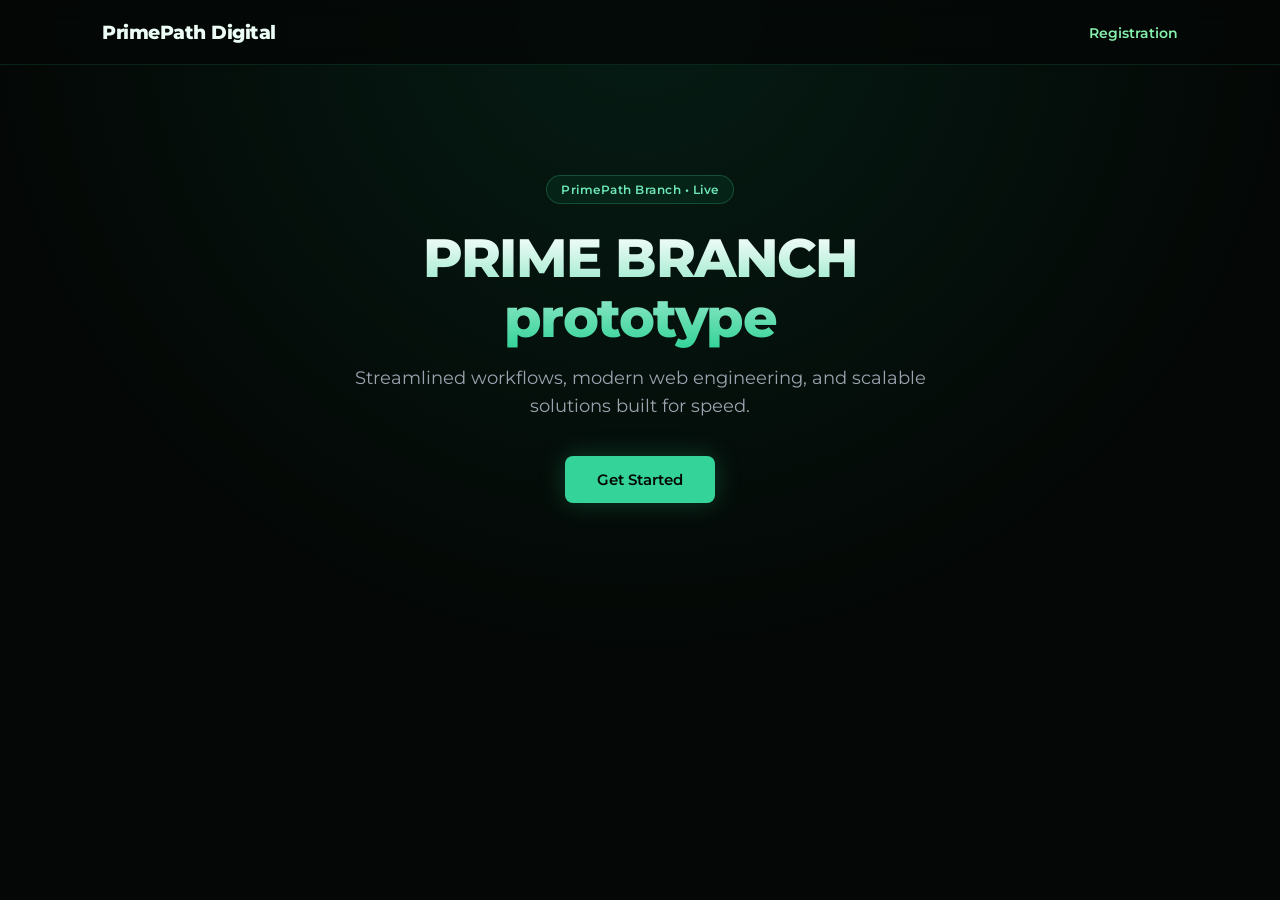
<file: primepath_registration_prototype/index.html>
<!DOCTYPE html>
<html lang="en">
<head>
    <meta charset="UTF-8">
    <meta name="viewport" content="width=device-width, initial-scale=1.0">
    <title>PrimePath Branch</title>
    <link href="https://fonts.googleapis.com/css2?family=Montserrat:wght@400;600;800&display=swap" rel="stylesheet">    
    <link rel="stylesheet" href="style.css">
</head>
<body>
    <header class="navbar">
        <div class="brand-name">PrimePath Digital</div>
        <nav>
            <a href="registration.html" class="nav-link">Registration</a>
        </nav>
    </header>
    <main class="hero">
        <div class="badge">PrimePath Branch • Live</div>
        <h1>PRIME BRANCH prototype</h1>
        <p>Streamlined workflows, modern web engineering, and scalable solutions built for speed.</p>
        <a href="registration.html" class="cta-btn">Get Started</a>
    </main>
</body>
</html>
</file>
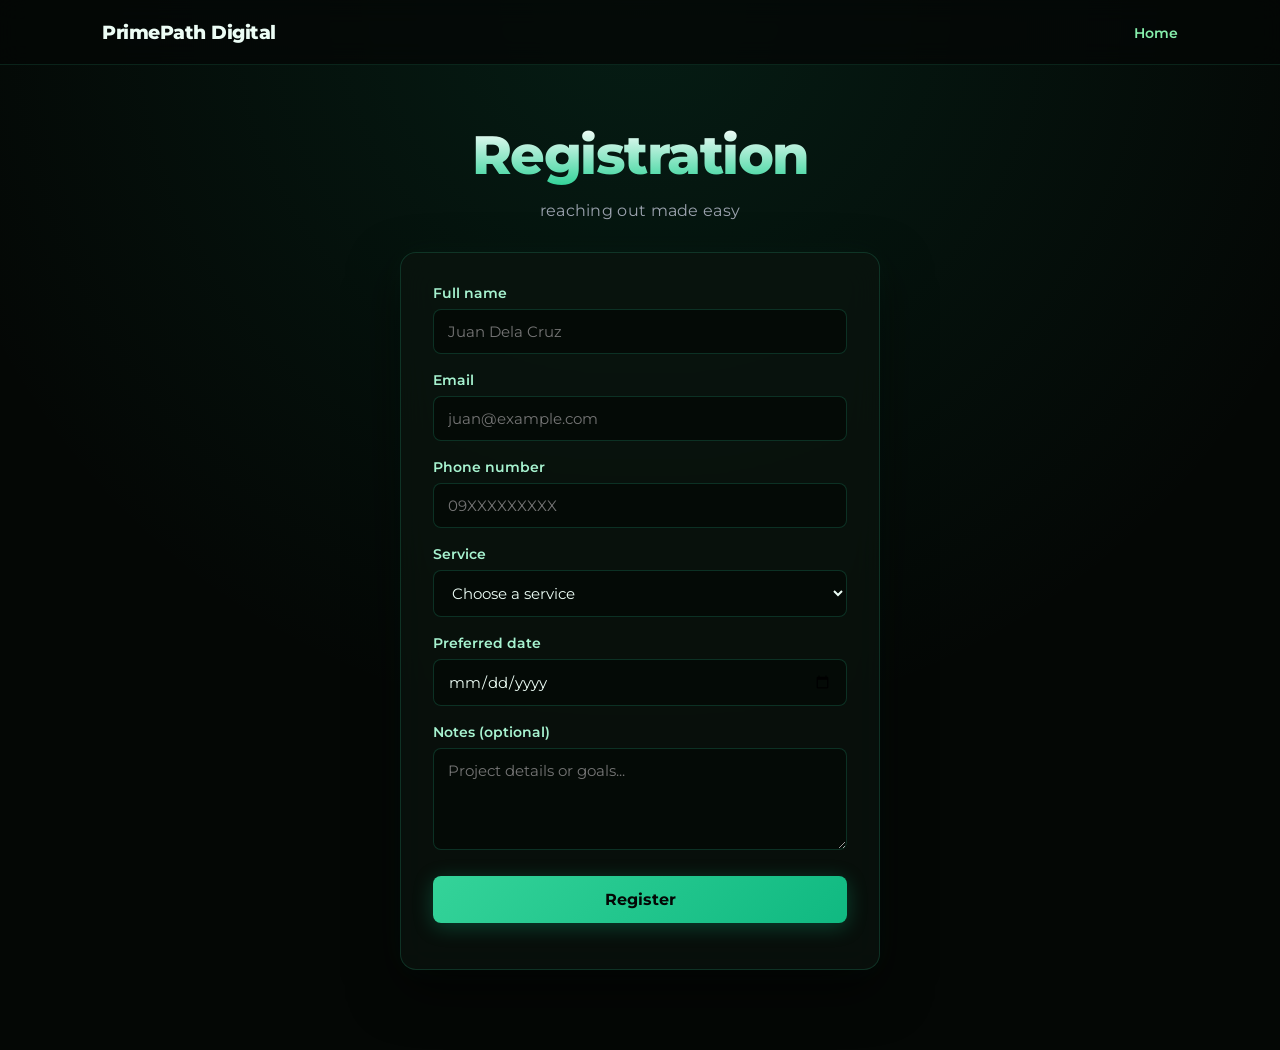
<file: primepath_registration_prototype/registration.html>
<!DOCTYPE html>
<html lang="en">
<head>
    <meta charset="UTF-8">
    <meta name="viewport" content="width=device-width, initial-scale=1.0">
    <title>Registration | PrimePath Branch</title>
    <link href="https://fonts.googleapis.com/css2?family=Montserrat:wght@400;600;800&display=swap" rel="stylesheet">
    <link rel="stylesheet" href="style.css">
</head>
<body>
    <header class="navbar">
        <div class="brand-name">PrimePath Digital</div>
        <nav>
            <a href="index.html" class="nav-link">Home</a>
        </nav>
    </header>
    <main class="reg-wrapper">
        <div class="reg-header">
            <h1>Registration</h1>
            <p class="reg-subtext">reaching out made easy</p>
        </div>

        <form id="registration-form" class="glass-card">
            <div class="form-group">
                <label for="full-name">Full name</label>
                <input type="text" id="full-name" name="fullName" placeholder="Juan Dela Cruz" required>
            </div>

            <div class="form-group">
                <label for="email">Email</label>
                <input type="email" id="email" name="email" placeholder="juan@example.com" required>
            </div>

            <div class="form-group">
                <label for="phone">Phone number</label>
                <input type="tel" id="phone" name="phone" placeholder="09XXXXXXXXX" required>
            </div>

            <div class="form-group">
                <label for="service">Service</label>
                <select id="service" name="service" required>
                    <option value="">Choose a service</option>
                    <option value="branding development">Branding Development</option>
                    <option value="ui/ux design">UI/UX Design</option>
                    <option value="web applications">Web Applications</option>
                    <option value="full stack sites">Full Stack Sites</option>
                    <option value="site management">Site Management</option>
                    <option value="e-commerce integration">E-Commerce Integration</option>
                    <option value="website development">Website Development</option>
                    <option value="non-code sites">Non-Code Sites</option>
                    <option value="website refurbishment">Website Refurbishment</option>
                </select>
            </div>

            <div class="form-group">
                <label for="preferred-date">Preferred date</label>
                <input type="date" id="preferred-date" name="preferredDate" required>
            </div>

            <div class="form-group">
                <label for="notes">Notes (optional)</label>
                <textarea id="notes" name="notes" rows="4" placeholder="Project details or goals..."></textarea>
            </div>

            <button type="submit" class="submit-btn">Register</button>
            <p id="form-message"></p>
        </form>
    </main>
    <script src="storage.js"></script>
    <script src="script.js"></script>
</body>
</html>
</file>
<file: primepath_registration_prototype/style.css>
* {
    box-sizing: border-box;
    margin: 0;
    padding: 0;
}

body {
    background-color: #040705;
    background-image: radial-gradient(circle at 50% 0%, rgba(16, 185, 129, 0.12), transparent 60%);
    color: #ecfdf5;
    font-family: 'Montserrat', sans-serif;
    min-height: 100vh;
}

.navbar {
    display: flex;
    justify-content: space-between;
    align-items: center;
    padding: 20px 8%;
    border-bottom: 1px solid rgba(52, 211, 153, 0.14);
    background: rgba(4, 7, 5, 0.8);
    backdrop-filter: blur(12px);
    position: sticky;
    top: 0;
    z-index: 10;
}

.brand-name {
    font-weight: 800;
    font-size: 1.2rem;
    letter-spacing: -0.5px;
    color: #ecfdf5;
}

.nav-link {
    color: #86efac;
    text-decoration: none;
    font-size: 0.9rem;
    font-weight: 600;
    transition: color 0.2s ease;
}

.nav-link:hover {
    color: #ffffff;
}

.hero {
    max-width: 820px;
    margin: 110px auto 80px;
    padding: 0 8%;
    text-align: center;
}

.badge {
    display: inline-block;
    padding: 6px 14px;
    font-size: 0.78rem;
    font-weight: 600;
    letter-spacing: 0.5px;
    color: #6ee7b7;
    background: rgba(16, 185, 129, 0.08);
    border: 1px solid rgba(52, 211, 153, 0.25);
    border-radius: 999px;
    margin-bottom: 24px;
}

.hero h1,
.reg-header h1 {
    font-size: 3.4rem;
    font-weight: 800;
    line-height: 1.1;
    letter-spacing: -1.5px;
    margin: 0 0 16px;
    background: linear-gradient(180deg, #ffffff 0%, #34d399 100%);
    -webkit-background-clip: text;
    background-clip: text;
    -webkit-text-fill-color: transparent;
}

.hero p {
    font-size: 1.1rem;
    line-height: 1.6;
    color: #9ca3af;
    max-width: 580px;
    margin: 0 auto 36px;
}

.cta-btn {
    display: inline-block;
    padding: 14px 32px;
    font-size: 0.95rem;
    font-weight: 600;
    color: #040705;
    background-color: #34d399;
    text-decoration: none;
    border-radius: 8px;
    box-shadow: 0 0 24px rgba(52, 211, 153, 0.25);
    transition: transform 0.2s ease, background-color 0.2s ease;
}

.cta-btn:hover {
    transform: translateY(-2px);
    background-color: #6ee7b7;
}

/* Registration Layout */
.reg-wrapper {
    max-width: 520px;
    margin: 60px auto 80px;
    padding: 0 20px;
}

.reg-header {
    text-align: center;
    margin-bottom: 32px;
}

.reg-subtext {
    font-size: 1rem;
    color: #9ca3af;
    letter-spacing: 0.3px;
}

.glass-card {
    background: rgba(10, 20, 15, 0.72);
    border: 1px solid rgba(52, 211, 153, 0.18);
    border-radius: 16px;
    padding: 32px;
    backdrop-filter: blur(16px);
    box-shadow: 0 20px 50px rgba(0, 0, 0, 0.6), 0 0 30px rgba(16, 185, 129, 0.06);
}

.form-group {
    display: flex;
    flex-direction: column;
    margin-bottom: 18px;
}

.form-group label {
    font-size: 0.85rem;
    font-weight: 600;
    color: #a7f3d0;
    margin-bottom: 8px;
}

.form-group input,
.form-group select,
.form-group textarea {
    width: 100%;
    padding: 12px 14px;
    font-family: 'Montserrat', sans-serif;
    font-size: 0.95rem;
    color: #ecfdf5;
    background: rgba(4, 10, 7, 0.85);
    border: 1px solid rgba(52, 211, 153, 0.2);
    border-radius: 8px;
    outline: none;
    transition: border-color 0.2s ease, box-shadow 0.2s ease;
}

.form-group input:focus,
.form-group select:focus,
.form-group textarea:focus {
    border-color: #34d399;
    box-shadow: 0 0 0 3px rgba(52, 211, 153, 0.18);
}

.form-group select option {
    background-color: #07110c;
    color: #ecfdf5;
}

.submit-btn {
    width: 100%;
    padding: 14px;
    margin-top: 8px;
    font-family: 'Montserrat', sans-serif;
    font-size: 0.98rem;
    font-weight: 700;
    color: #040705;
    background: linear-gradient(135deg, #34d399 0%, #10b981 100%);
    border: none;
    border-radius: 8px;
    cursor: pointer;
    box-shadow: 0 4px 20px rgba(16, 185, 129, 0.3);
    transition: transform 0.2s ease, filter 0.2s ease;
}

.submit-btn:hover {
    transform: translateY(-2px);
    filter: brightness(1.08);
}

#form-message {
    margin-top: 14px;
    font-size: 0.88rem;
    font-weight: 600;
    text-align: center;
    color: #6ee7b7;
}
</file>
